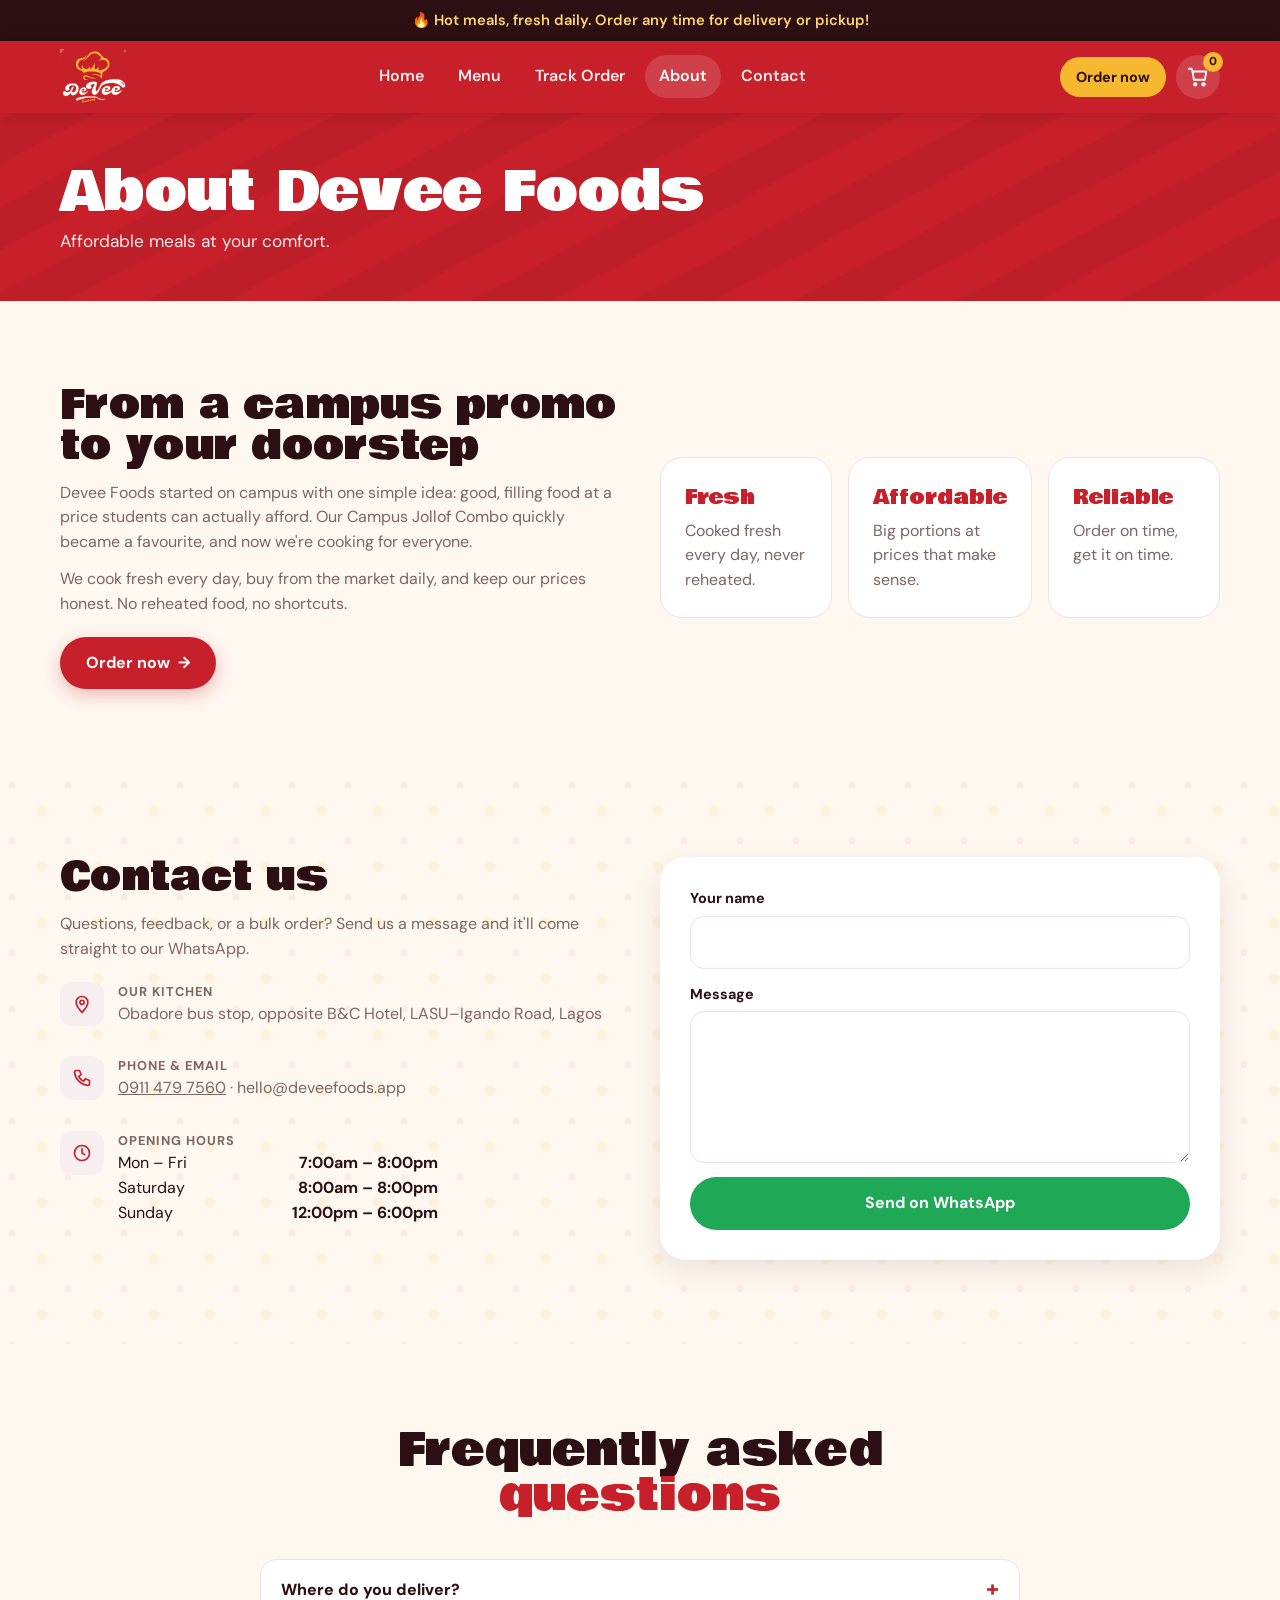
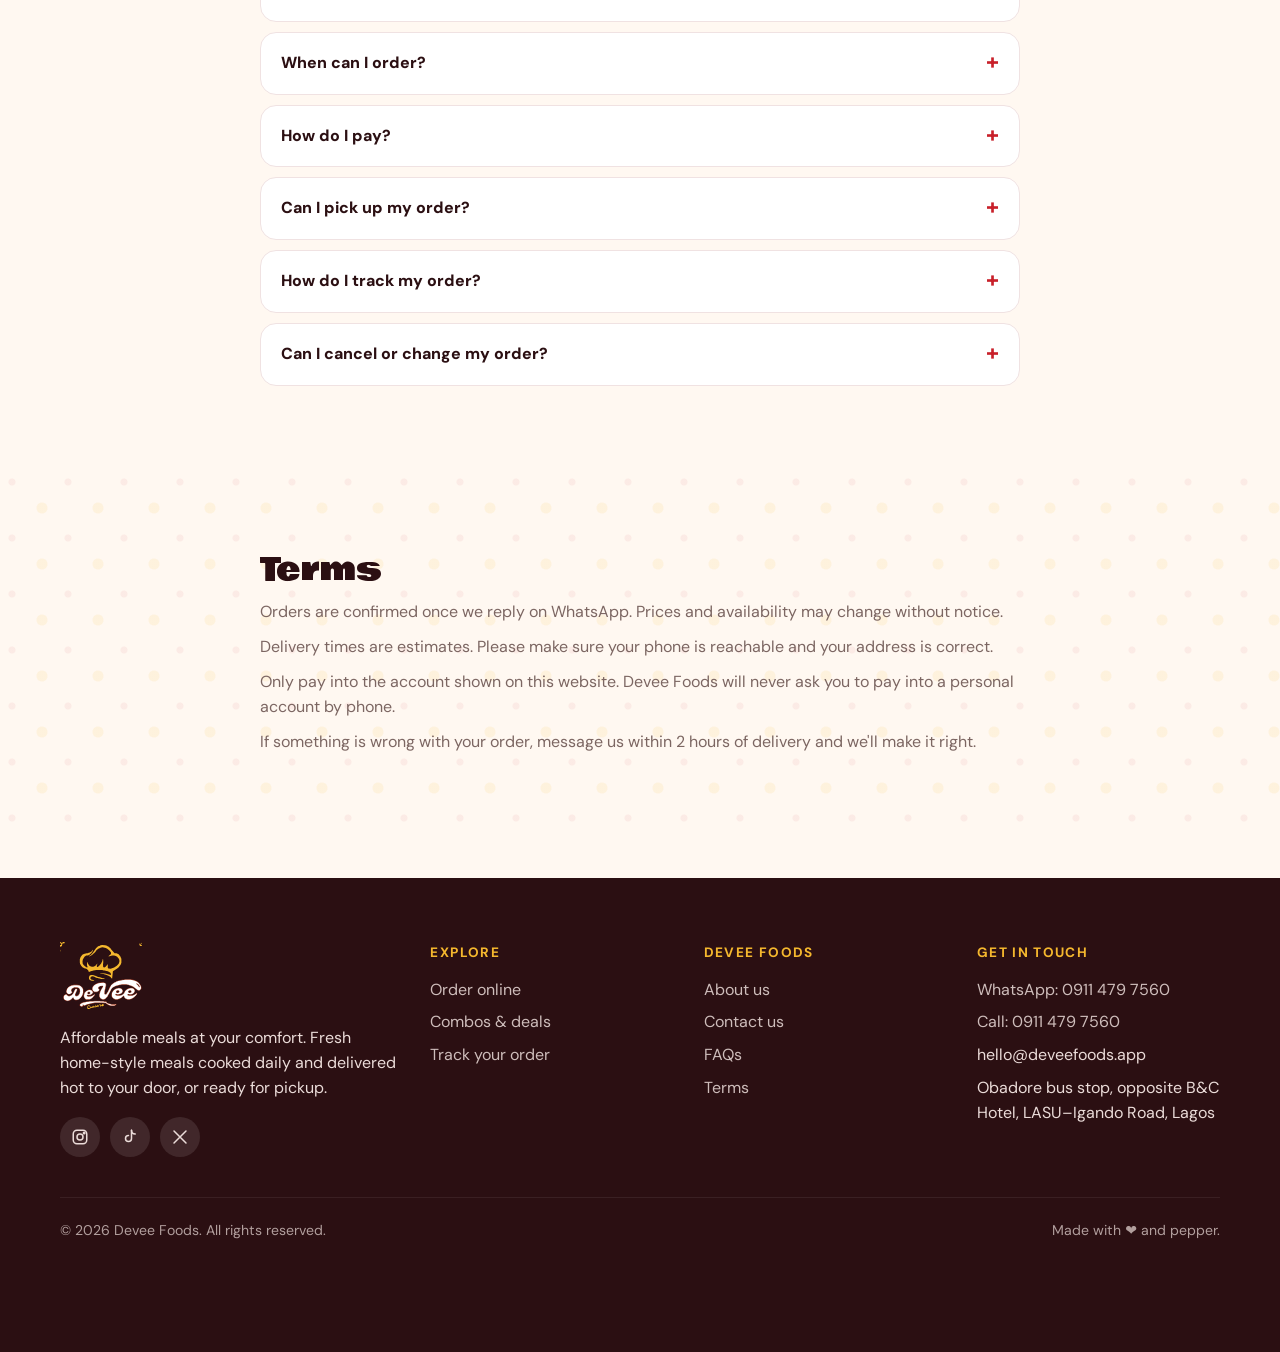
<file: public/about.html>
<!DOCTYPE html>
<html lang="en">
<head>
  <meta charset="UTF-8">
  <meta name="viewport" content="width=device-width, initial-scale=1.0">
  <title>About & Contact | Devee Foods</title>
  <meta name="description" content="About Devee Foods: affordable, home-style meals cooked fresh daily. Contact us, opening hours, FAQs and terms.">
  <meta name="theme-color" content="#C8202A">
  <link rel="icon" href="images/logo.svg" type="image/svg+xml">
  <link rel="preconnect" href="https://fonts.googleapis.com"><link rel="preconnect" href="https://fonts.gstatic.com" crossorigin>
  <link href="https://fonts.googleapis.com/css2?family=Bowlby+One&family=DM+Sans:opsz,wght@9..40,400;9..40,600;9..40,700;9..40,800&display=swap" rel="stylesheet">
  <link rel="stylesheet" href="css/styles.css">
</head>
<body data-page="about">
<main>
  <section class="page-hero"><div class="wrap">
    <h1 class="display">About Devee Foods</h1>
    <p>Affordable meals at your comfort.</p>
  </div></section>

  <section class="block">
    <div class="wrap split">
      <div>
        <h2 class="display">From a campus promo to your doorstep</h2>
        <p>Devee Foods started on campus with one simple idea: good, filling food at a price students can actually afford. Our Campus Jollof Combo quickly became a favourite, and now we're cooking for everyone.</p>
        <p>We cook fresh every day, buy from the market daily, and keep our prices honest. No reheated food, no shortcuts.</p>
        <a class="btn btn-red arrow" href="menu.html" style="margin-top:8px">Order now</a>
      </div>
      <div class="values">
        <div class="value"><b>Fresh</b><span class="muted">Cooked fresh every day, never reheated.</span></div>
        <div class="value"><b>Affordable</b><span class="muted">Big portions at prices that make sense.</span></div>
        <div class="value"><b>Reliable</b><span class="muted">Order on time, get it on time.</span></div>
      </div>
    </div>
  </section>

  <section class="block pattern" id="contact" style="scroll-margin-top:80px">
    <div class="wrap split" style="align-items:start">
      <div>
        <h2 class="display">Contact us</h2>
        <p>Questions, feedback, or a bulk order? Send us a message and it'll come straight to our WhatsApp.</p>
        <div style="display:grid;gap:18px;margin-top:20px">
          <div class="info-row"><div class="ic"><svg viewBox="0 0 24 24" fill="none" stroke="currentColor" stroke-width="2"><path d="M12 22s7-7 7-12a7 7 0 0 0-14 0c0 5 7 12 7 12z"/><circle cx="12" cy="10" r="2.5"/></svg></div><div><h4>Our kitchen</h4><p id="addr"></p></div></div>
          <div class="info-row"><div class="ic"><svg viewBox="0 0 24 24" fill="none" stroke="currentColor" stroke-width="2" stroke-linejoin="round"><path d="M5 3h4l2 5-3 2a12 12 0 0 0 6 6l2-3 5 2v4a2 2 0 0 1-2 2A18 18 0 0 1 3 5a2 2 0 0 1 2-2z"/></svg></div><div><h4>Phone & email</h4><p id="phone"></p></div></div>
          <div class="info-row"><div class="ic"><svg viewBox="0 0 24 24" fill="none" stroke="currentColor" stroke-width="2" stroke-linecap="round"><circle cx="12" cy="12" r="9"/><path d="M12 7v5l3 2"/></svg></div><div style="flex:1;max-width:320px"><h4>Opening hours</h4><ul class="hours" id="hours"></ul></div></div>
        </div>
      </div>
      <form class="contact-form" id="contactForm">
        <div class="field"><label for="c-name">Your name</label><input id="c-name" name="name" required></div>
        <div class="field"><label for="c-msg">Message</label><textarea id="c-msg" name="message" rows="5" required></textarea></div>
        <button class="btn btn-wa btn-block" type="submit">Send on WhatsApp</button>
        <p class="muted center hidden" id="contactOk" style="margin-top:10px">WhatsApp should have opened with your message. If it didn't, message us on the number shown.</p>
      </form>
    </div>
  </section>

  <section class="block" id="faq" style="scroll-margin-top:80px">
    <div class="wrap">
      <div class="sec-head"><h2 class="display">Frequently asked <em>questions</em></h2></div>
      <div class="faq" id="faqList"></div>
    </div>
  </section>

  <section class="block pattern" id="terms" style="scroll-margin-top:80px">
    <div class="wrap" style="max-width:760px">
      <h2 class="display" style="font-size:2rem;margin-bottom:14px">Terms</h2>
      <div class="muted" style="display:grid;gap:10px">
        <p>Orders are confirmed once we reply on WhatsApp. Prices and availability may change without notice.</p>
        <p>Delivery times are estimates. Please make sure your phone is reachable and your address is correct.</p>
        <p>Only pay into the account shown on this website. Devee Foods will never ask you to pay into a personal account by phone.</p>
        <p>If something is wrong with your order, message us within 2 hours of delivery and we'll make it right.</p>
      </div>
    </div>
  </section>
</main>
<script type="module" src="js/app.js"></script>
</body>
</html>
</file>
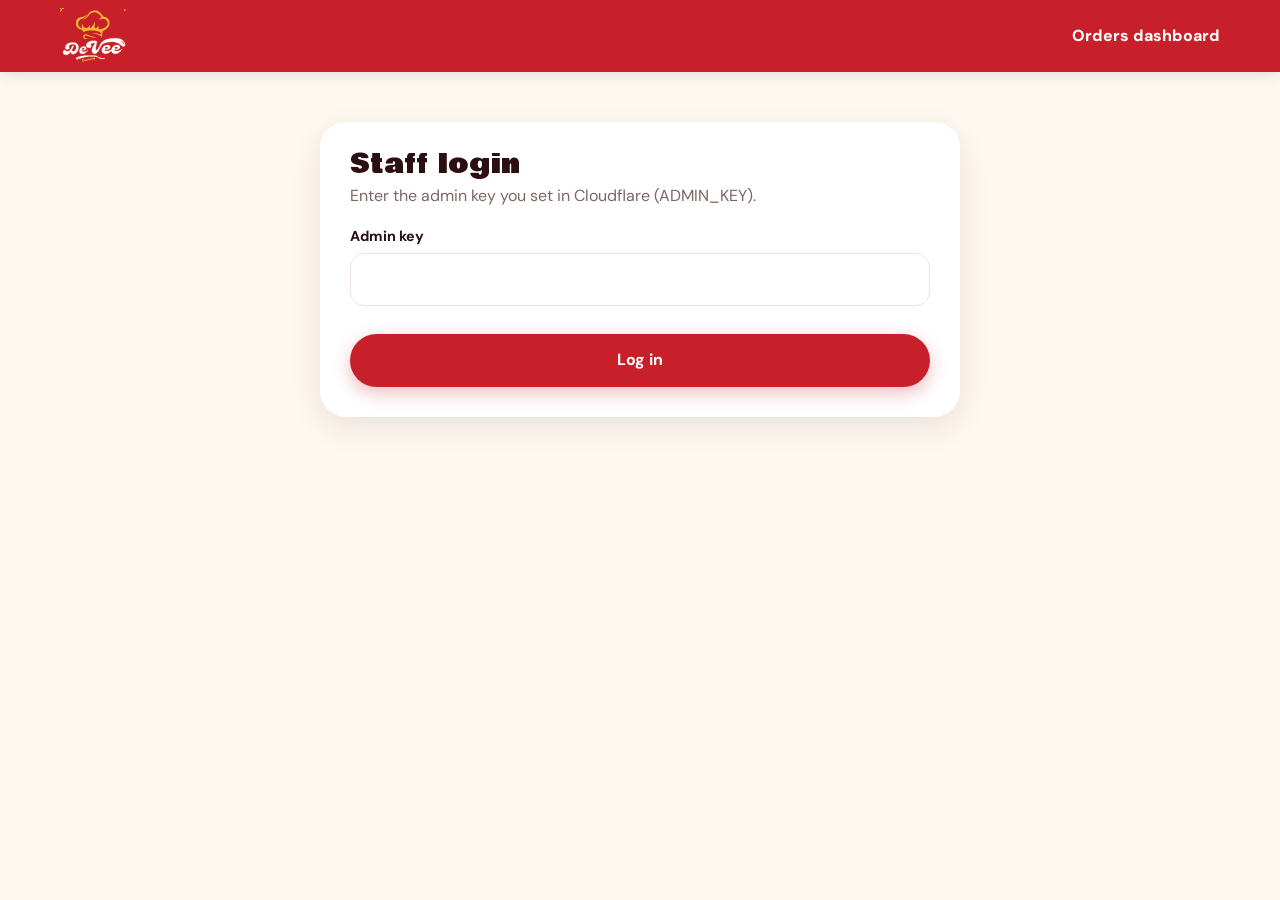
<file: public/admin.html>
<!DOCTYPE html>
<html lang="en">
<head>
  <meta charset="UTF-8">
  <meta name="viewport" content="width=device-width, initial-scale=1.0">
  <title>Orders Dashboard | Devee Foods</title>
  <meta name="robots" content="noindex">
  <meta name="theme-color" content="#C8202A">
  <link rel="icon" href="images/logo.svg" type="image/svg+xml">
  <link rel="preconnect" href="https://fonts.googleapis.com"><link rel="preconnect" href="https://fonts.gstatic.com" crossorigin>
  <link href="https://fonts.googleapis.com/css2?family=Bowlby+One&family=DM+Sans:opsz,wght@9..40,400;9..40,600;9..40,700;9..40,800&display=swap" rel="stylesheet">
  <link rel="stylesheet" href="css/styles.css">
</head>
<body>
<header class="site-header"><div class="wrap bar">
  <a class="logo" href="index.html"><img src="images/logo.svg" alt="Devee Foods"></a>
  <div class="head-actions"><span style="font-weight:800">Orders dashboard</span><button class="btn btn-white btn-sm hidden" id="logout">Log out</button></div>
</div></header>

<main class="wrap admin-wrap">
  <form id="login" class="track-card" style="margin-top:20px">
    <h2 class="display" style="font-size:1.6rem;margin-bottom:6px">Staff login</h2>
    <p class="muted" style="margin-bottom:16px">Enter the admin key you set in Cloudflare (ADMIN_KEY).</p>
    <div class="field"><label for="key">Admin key</label><input id="key" type="password" autocomplete="current-password" required></div>
    <p class="field err" id="loginErr"></p>
    <button class="btn btn-red btn-block" type="submit">Log in</button>
  </form>

  <div id="dash" class="hidden">
    <div class="admin-top">
      <div class="tabs" id="filters">
        <button class="active" data-f="active">Active</button><button data-f="all">All</button><button data-f="delivered">Delivered</button><button data-f="cancelled">Cancelled</button>
      </div>
      <div style="display:flex;gap:8px;align-items:center"><span class="muted" id="updated"></span><button class="btn btn-red btn-sm" id="refresh">Refresh</button></div>
    </div>
    <div class="stats" id="stats"></div>
    <div class="orders" id="orders"></div>
  </div>
</main>
<div class="toast" id="toast"></div>
<script type="module" src="js/admin.js"></script>
</body>
</html>
</file>
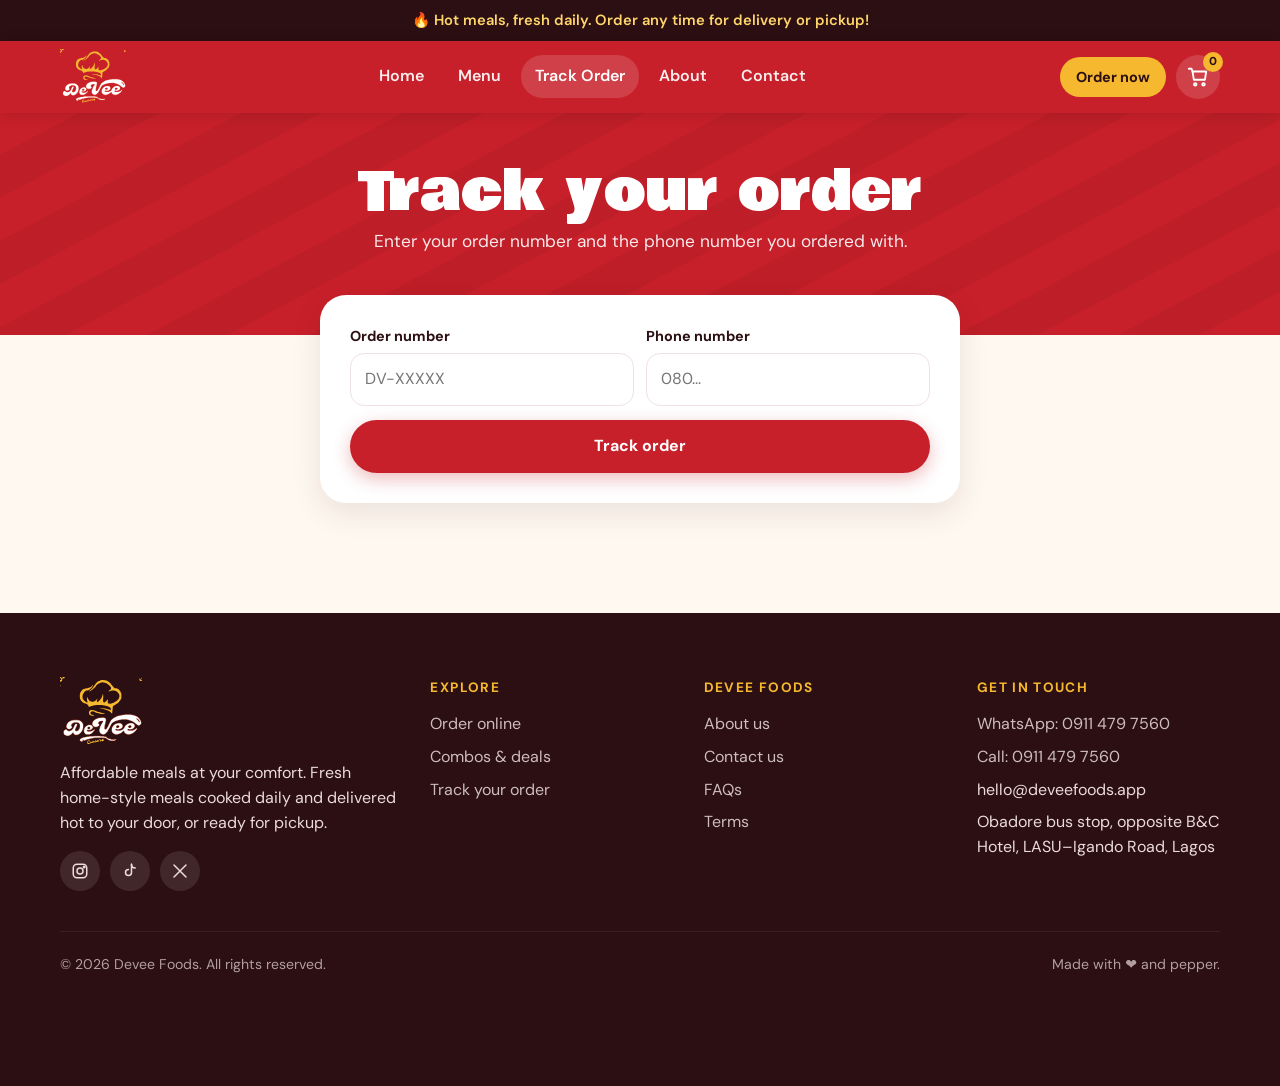
<file: public/track.html>
<!DOCTYPE html>
<html lang="en">
<head>
  <meta charset="UTF-8">
  <meta name="viewport" content="width=device-width, initial-scale=1.0">
  <title>Track Your Order | Devee Foods</title>
  <meta name="theme-color" content="#C8202A">
  <link rel="icon" href="images/logo.svg" type="image/svg+xml">
  <link rel="preconnect" href="https://fonts.googleapis.com"><link rel="preconnect" href="https://fonts.gstatic.com" crossorigin>
  <link href="https://fonts.googleapis.com/css2?family=Bowlby+One&family=DM+Sans:opsz,wght@9..40,400;9..40,600;9..40,700;9..40,800&display=swap" rel="stylesheet">
  <link rel="stylesheet" href="css/styles.css">
</head>
<body data-page="track">
<main>
  <section class="page-hero" style="padding-bottom:80px"><div class="wrap center">
    <h1 class="display">Track your order</h1>
    <p>Enter your order number and the phone number you ordered with.</p>
  </div></section>
  <div class="wrap" style="padding-bottom:70px">
    <div class="track-card">
      <form id="trackForm" novalidate>
        <div class="row2">
          <div class="field"><label for="t-id">Order number</label><input id="t-id" name="id_" placeholder="DV-XXXXX" autocomplete="off" style="text-transform:uppercase"></div>
          <div class="field"><label for="t-phone">Phone number</label><input id="t-phone" name="phone" inputmode="tel" placeholder="080..."></div>
        </div>
        <button class="btn btn-red btn-block" type="submit">Track order</button>
      </form>
      <div id="trackOut"></div>
    </div>
  </div>
</main>
<script type="module" src="js/app.js"></script>
</body>
</html>
</file>
<file: public/css/styles.css>
/* ===== Devee Foods — brand styles ===== */
:root {
  --red: #C8202A;
  --red-dark: #A3171F;
  --maroon: #2B0F12;
  --maroon-2: #3A0A0E;
  --gold: #F5B82E;
  --gold-light: #FFD66B;
  --cream: #FFF8F1;
  --paper: #FFFFFF;
  --ink: #2B0F12;
  --muted: #7C6662;
  --line: #F0E2E2;
  --soft: #F7EFEF;
  --green: #245F3B;
  --green-bg: #E6F3E8;
  --radius: 22px;
  --shadow: 0 10px 30px rgba(43, 15, 18, .10);
  --display: "Bowlby One", "Arial Black", sans-serif;
  --body: "DM Sans", system-ui, sans-serif;
}
* { box-sizing: border-box; margin: 0; padding: 0; }
html { scroll-behavior: smooth; }
body { font-family: var(--body); color: var(--ink); background: var(--cream); line-height: 1.55; -webkit-font-smoothing: antialiased; }
body.lock { overflow: hidden; }
img { max-width: 100%; display: block; }
a { color: inherit; }
button { font: inherit; cursor: pointer; border: 0; background: none; color: inherit; }
input, select, textarea { font: inherit; color: inherit; }
.wrap { width: min(1160px, 100% - 40px); margin-inline: auto; }
.display { font-family: var(--display); font-weight: 400; letter-spacing: .3px; line-height: 1.02; }
.muted { color: var(--muted); }
.center { text-align: center; }
.hidden { display: none !important; }

/* doodle-ish background like a food pattern */
.pattern {
  background-color: var(--cream);
  background-image:
    radial-gradient(circle at 12px 12px, rgba(200, 32, 42, .06) 3px, transparent 4px),
    radial-gradient(circle at 42px 38px, rgba(245, 184, 46, .10) 5px, transparent 6px);
  background-size: 56px 56px;
}

/* ===== buttons ===== */
.btn { display: inline-flex; align-items: center; justify-content: center; gap: 8px; padding: 14px 26px; border-radius: 999px; font-weight: 700; text-decoration: none; transition: transform .15s, background .2s, box-shadow .2s; white-space: nowrap; }
.btn:active { transform: scale(.97); }
.btn-red { background: var(--red); color: #fff; box-shadow: 0 6px 18px rgba(200, 32, 42, .3); }
.btn-red:hover { background: var(--red-dark); }
.btn-gold { background: var(--gold); color: var(--maroon); }
.btn-gold:hover { background: var(--gold-light); }
.btn-white { background: #fff; color: var(--red); }
.btn-white:hover { background: var(--soft); }
.btn-outline { border: 2px solid currentColor; }
.btn-sm { padding: 9px 16px; font-size: .9rem; }
.btn-block { width: 100%; }
.btn[disabled] { opacity: .5; pointer-events: none; }
.arrow::after { content: "→"; font-weight: 700; }

/* ===== announcement + header ===== */
.announce { background: var(--maroon); color: var(--gold-light); text-align: center; font-weight: 600; font-size: .92rem; padding: 9px 16px; }
.site-header { position: sticky; top: 0; z-index: 40; background: var(--red); color: #fff; box-shadow: 0 2px 14px rgba(0, 0, 0, .12); }
.site-header .bar { display: flex; align-items: center; justify-content: space-between; height: 72px; gap: 20px; }
.logo { display: flex; align-items: center; }
.logo img { height: 56px; width: auto; }
.nav { display: flex; gap: 6px; align-items: center; }
.nav a { text-decoration: none; font-weight: 600; padding: 9px 14px; border-radius: 999px; opacity: .92; }
.nav a:hover, .nav a.active { background: rgba(255, 255, 255, .14); opacity: 1; }
.head-actions { display: flex; align-items: center; gap: 10px; }
.icon-btn { position: relative; width: 44px; height: 44px; border-radius: 50%; display: grid; place-items: center; background: rgba(255, 255, 255, .14); }
.icon-btn:hover { background: rgba(255, 255, 255, .24); }
.icon-btn svg { width: 22px; height: 22px; }
.count { position: absolute; top: -3px; right: -3px; min-width: 20px; height: 20px; padding: 0 5px; border-radius: 10px; background: var(--gold); color: var(--maroon); font-size: .72rem; font-weight: 800; display: grid; place-items: center; }
.menu-toggle { display: none; }

/* mobile slide menu */
.mobile-nav { position: fixed; inset: 0; z-index: 60; background: rgba(43, 15, 18, .5); opacity: 0; pointer-events: none; transition: opacity .25s; }
.mobile-nav.open { opacity: 1; pointer-events: auto; }
.mobile-nav .panel { position: absolute; right: 0; top: 0; bottom: 0; width: min(320px, 85%); background: var(--red); color: #fff; padding: 24px; transform: translateX(100%); transition: transform .3s; display: flex; flex-direction: column; gap: 6px; }
.mobile-nav.open .panel { transform: none; }
.mobile-nav .panel a { text-decoration: none; font-size: 1.15rem; font-weight: 700; padding: 12px 8px; border-bottom: 1px solid rgba(255, 255, 255, .15); }
.mobile-nav .close { align-self: flex-end; font-size: 1.8rem; line-height: 1; margin-bottom: 10px; }

/* ===== hero ===== */
.hero { position: relative; overflow: hidden; background: var(--red); color: #fff; padding: 56px 0 0; }
.hero::before { content: ""; position: absolute; inset: 0; background: repeating-linear-gradient(-28deg, transparent 0 38px, rgba(0, 0, 0, .05) 38px 76px); }
.hero .wrap { position: relative; display: grid; grid-template-columns: 1.05fr 1fr; align-items: center; gap: 30px; padding-bottom: 64px; }
.hero-kicker { display: inline-block; background: var(--gold); color: var(--maroon); font-weight: 800; font-size: .8rem; letter-spacing: .08em; text-transform: uppercase; padding: 8px 16px; border-radius: 999px; margin-bottom: 20px; }
.hero h1 { font-size: clamp(2.6rem, 6.4vw, 5rem); }
.word-wrap { display: inline-block; margin-top: 14px; transform: rotate(-3deg); }
.word { display: inline-block; background: var(--gold); color: var(--maroon); padding: 6px 22px 10px; clip-path: polygon(3% 0, 100% 6%, 97% 100%, 0 92%); transition: opacity .3s, transform .3s; }
.word.swap { opacity: 0; transform: translateY(10px); }
.hero p.lead { font-size: 1.15rem; margin: 22px 0 28px; max-width: 470px; opacity: .92; }
.hero-cta { display: flex; gap: 12px; flex-wrap: wrap; }
.hero-art { position: relative; aspect-ratio: 1; max-width: 520px; justify-self: center; width: 100%; }
.rays { position: absolute; inset: 0; animation: spin 40s linear infinite; }
@keyframes spin { to { transform: rotate(360deg); } }
.plate-ring { position: absolute; inset: 12%; border-radius: 50%; background: radial-gradient(circle, rgba(255, 255, 255, .22), rgba(255, 255, 255, 0) 68%); }
.hero-img { position: absolute; inset: 8%; display: grid; place-items: center; transition: opacity .35s, transform .35s; }
.hero-img .plate { width: 60%; height: auto; aspect-ratio: 1; font-size: 3rem; }
.hero-img img { width: 84%; aspect-ratio: 1; object-fit: cover; border-radius: 50%; border: 10px solid #fff; box-shadow: 0 24px 40px rgba(0, 0, 0, .35); }
.hero-img.swap { opacity: 0; transform: scale(.9) rotate(-8deg); }
.price-burst { position: absolute; right: 2%; top: 4%; width: 128px; height: 128px; border-radius: 50%; background: var(--gold); color: var(--maroon); display: grid; place-items: center; text-align: center; transform: rotate(10deg); box-shadow: var(--shadow); }
.price-burst small { display: block; font-weight: 800; font-size: .72rem; letter-spacing: .08em; }
.price-burst b { font-family: var(--display); font-size: 1.9rem; font-weight: 400; line-height: 1; }

/* ticker */
.ticker { background: var(--maroon); color: #fff; overflow: hidden; padding: 14px 0; position: relative; }
.ticker-track { display: flex; gap: 14px; width: max-content; animation: tick 40s linear infinite; }
.ticker:hover .ticker-track { animation-play-state: paused; }
@keyframes tick { to { transform: translateX(-50%); } }
.chip { display: inline-flex; align-items: center; gap: 8px; background: #fff; color: var(--maroon); font-weight: 700; padding: 9px 18px; border-radius: 12px; white-space: nowrap; text-decoration: none; }
.chip::before { content: ""; width: 9px; height: 9px; border-radius: 50%; background: var(--red); }

/* ===== sections ===== */
section.block { padding: 84px 0; }
.sec-head { text-align: center; max-width: 640px; margin: 0 auto 40px; }
.sec-head h2 { font-size: clamp(1.9rem, 4vw, 2.8rem); margin-bottom: 10px; }
.sec-head h2 em { font-style: normal; color: var(--red); }
.sec-head p { color: var(--muted); font-size: 1.05rem; }

/* deals banner */
.banner { position: relative; overflow: hidden; background: var(--red); color: #fff; border-radius: 30px; padding: 48px; display: grid; grid-template-columns: 1.2fr 1fr; gap: 30px; align-items: center; }
.banner::after { content: ""; position: absolute; right: -80px; bottom: -120px; width: 360px; height: 360px; border-radius: 50%; background: rgba(255, 255, 255, .08); }
.banner h2 { font-size: clamp(1.8rem, 3.8vw, 2.6rem); margin-bottom: 12px; }
.banner p { opacity: .92; margin-bottom: 24px; max-width: 460px; }
.deal-cards { display: grid; gap: 14px; position: relative; z-index: 1; }
.deal { display: flex; align-items: center; gap: 16px; background: #fff; color: var(--ink); border-radius: 18px; padding: 16px 18px; box-shadow: var(--shadow); }
.deal .badge { flex: none; width: 78px; height: 78px; border-radius: 50%; background: var(--gold); color: var(--maroon); display: grid; place-items: center; text-align: center; font-family: var(--display); font-size: .95rem; line-height: 1.05; padding: 6px; transform: rotate(-8deg); }
.deal h3 { font-size: 1.05rem; margin-bottom: 2px; }
.deal p { font-size: .9rem; color: var(--muted); margin: 0 0 6px; }
.deal button { color: var(--red); font-weight: 800; font-size: .9rem; }

/* slots strip */
.slots { display: grid; grid-template-columns: repeat(3, 1fr); gap: 16px; }
.slot-card { background: #fff; border: 1px solid var(--line); border-radius: var(--radius); padding: 22px; display: flex; flex-direction: column; gap: 6px; }
.slot-card .top { display: flex; justify-content: space-between; align-items: center; }
.slot-card h3 { font-family: var(--display); font-weight: 400; font-size: 1.3rem; }
.pill { font-size: .72rem; font-weight: 800; letter-spacing: .06em; text-transform: uppercase; padding: 5px 10px; border-radius: 999px; }
.pill.open { background: var(--green-bg); color: var(--green); }
.pill.closed { background: var(--soft); color: var(--muted); }

/* category carousel */
.carousel { position: relative; }
.cat-track { display: flex; gap: 18px; overflow-x: auto; scroll-snap-type: x mandatory; padding: 6px 4px 18px; scrollbar-width: none; }
.cat-track::-webkit-scrollbar { display: none; }
.cat-card { flex: 0 0 240px; scroll-snap-align: start; background: #fff; border: 2px solid var(--red); border-radius: 20px; overflow: hidden; text-decoration: none; transition: transform .2s, box-shadow .2s; }
.cat-card:hover { transform: translateY(-4px); box-shadow: var(--shadow); }
.cat-card .cap { display: flex; justify-content: space-between; align-items: center; background: var(--red); color: #fff; padding: 12px 16px; font-weight: 800; }
.cat-card .pic { height: 170px; display: grid; place-items: center; background: radial-gradient(circle at 50% 120%, var(--gold-light), #fff 60%); padding: 14px; }
.cat-card .pic { position: relative; }
.cat-card .pic img { position: absolute; inset: 0; width: 100%; height: 100%; object-fit: cover; }
.cat-card small { display: block; padding: 0 16px 14px; color: var(--muted); }
.car-btns { display: flex; gap: 10px; justify-content: center; margin-top: 8px; }
.car-btns button { width: 46px; height: 46px; border-radius: 50%; border: 2px solid var(--red); color: var(--red); font-size: 1.2rem; font-weight: 800; }
.car-btns button:hover { background: var(--red); color: #fff; }

/* placeholder plate when no photo */
.plate { width: 110px; height: 110px; border-radius: 50%; background: #fff; box-shadow: inset 0 0 0 10px var(--soft), 0 10px 20px rgba(43, 15, 18, .12); display: grid; place-items: center; color: var(--red); font-family: var(--display); font-size: 1.6rem; }

/* how it works */
.steps { display: grid; grid-template-columns: repeat(4, 1fr); gap: 18px; counter-reset: s; }
.step { background: #fff; border-radius: var(--radius); padding: 26px 22px; border: 1px solid var(--line); position: relative; }
.step::before { counter-increment: s; content: counter(s); font-family: var(--display); font-size: 1.4rem; color: #fff; background: var(--red); width: 46px; height: 46px; border-radius: 14px; display: grid; place-items: center; margin-bottom: 14px; transform: rotate(-6deg); }
.step h3 { font-size: 1.1rem; margin-bottom: 6px; }
.step p { color: var(--muted); font-size: .95rem; }

/* visit / single location */
.visit { display: grid; grid-template-columns: 1fr 1fr; gap: 0; background: #fff; border-radius: 30px; overflow: hidden; box-shadow: var(--shadow); }
.visit .art { background: var(--maroon); color: #fff; padding: 44px; position: relative; overflow: hidden; }
.visit .art h2 { font-size: clamp(1.8rem, 3.5vw, 2.4rem); margin-bottom: 14px; color: var(--gold-light); }
.visit .art p { opacity: .85; margin-bottom: 22px; }
.visit .info { padding: 44px; display: grid; gap: 20px; align-content: center; }
.info-row { display: flex; gap: 14px; }
.info-row .ic { flex: none; width: 44px; height: 44px; border-radius: 12px; background: var(--soft); color: var(--red); display: grid; place-items: center; }
.info-row .ic svg { width: 20px; height: 20px; }
.info-row h4 { font-size: .8rem; text-transform: uppercase; letter-spacing: .08em; color: var(--muted); }
.hours { list-style: none; }
.hours li { display: flex; justify-content: space-between; gap: 20px; }

/* whatsapp band */
.wa-band { background: var(--gold); border-radius: 30px; padding: 44px; display: flex; justify-content: space-between; align-items: center; gap: 24px; flex-wrap: wrap; }
.wa-band h2 { font-size: clamp(1.7rem, 3.4vw, 2.3rem); color: var(--maroon); }
.wa-band p { color: var(--maroon-2); opacity: .8; margin-top: 6px; }
.btn-wa { background: #1fa855; color: #fff; }
.btn-wa:hover { background: #178a45; }

/* blog cards */
.posts { display: grid; grid-template-columns: repeat(3, 1fr); gap: 20px; }
.post { background: #fff; border-radius: var(--radius); overflow: hidden; border: 1px solid var(--line); display: flex; flex-direction: column; }
.post .cover { height: 150px; background: linear-gradient(135deg, var(--red), var(--maroon)); display: grid; place-items: center; color: var(--gold-light); font-family: var(--display); font-size: 1.4rem; padding: 20px; text-align: center; }
.post .body { padding: 20px; display: flex; flex-direction: column; gap: 8px; flex: 1; }
.tag { align-self: flex-start; background: var(--soft); color: var(--red); font-weight: 700; font-size: .75rem; padding: 4px 10px; border-radius: 999px; }
.post h3 { font-size: 1.12rem; line-height: 1.3; }
.post p { color: var(--muted); font-size: .94rem; }
.post .meta { font-size: .82rem; color: var(--muted); margin-top: auto; }
.post .more { color: var(--red); font-weight: 800; font-size: .9rem; text-align: left; }
.post .full { color: var(--ink); font-size: .95rem; }

/* ===== footer ===== */
.site-footer { background: var(--maroon); color: #EBDCD9; padding: 64px 0 110px; margin-top: 40px; }
.foot-grid { display: grid; grid-template-columns: 1.4fr 1fr 1fr 1fr; gap: 30px; }
.site-footer img { height: 70px; margin-bottom: 14px; }
.site-footer h4 { color: var(--gold); font-size: .85rem; text-transform: uppercase; letter-spacing: .1em; margin-bottom: 14px; }
.site-footer ul { list-style: none; display: grid; gap: 8px; }
.site-footer a { text-decoration: none; opacity: .85; }
.site-footer a:hover { opacity: 1; color: #fff; }
.socials { display: flex; gap: 10px; margin-top: 16px; }
.socials a { width: 40px; height: 40px; border-radius: 50%; background: rgba(255, 255, 255, .1); display: grid; place-items: center; opacity: 1; }
.socials svg { width: 18px; height: 18px; }
.copy { border-top: 1px solid rgba(255, 255, 255, .1); margin-top: 40px; padding-top: 22px; font-size: .88rem; opacity: .7; display: flex; justify-content: space-between; flex-wrap: wrap; gap: 10px; }

/* mobile bottom nav */
.bottom-nav { display: none; position: fixed; left: 0; right: 0; bottom: 0; z-index: 45; background: var(--red); padding: 8px 8px calc(8px + env(safe-area-inset-bottom)); }
.bottom-nav .in { display: grid; grid-template-columns: repeat(5, 1fr); }
.bottom-nav a, .bottom-nav button { display: flex; flex-direction: column; align-items: center; gap: 3px; color: #fff; text-decoration: none; font-size: .72rem; font-weight: 600; padding: 7px 0; border-radius: 12px; position: relative; }
.bottom-nav .active { background: rgba(255, 255, 255, .18); }
.bottom-nav svg { width: 22px; height: 22px; }
.bottom-nav .count { top: 0; right: calc(50% - 22px); }

/* ===== page hero (inner pages) ===== */
.page-hero { background: var(--red); color: #fff; padding: 52px 0 46px; position: relative; overflow: hidden; }
.page-hero::before { content: ""; position: absolute; inset: 0; background: repeating-linear-gradient(-28deg, transparent 0 38px, rgba(0, 0, 0, .05) 38px 76px); }
.page-hero .wrap { position: relative; }
.page-hero h1 { font-size: clamp(2.2rem, 5vw, 3.4rem); }
.page-hero p { opacity: .9; margin-top: 8px; font-size: 1.08rem; }

/* ===== menu page ===== */
.menu-tools { position: sticky; top: 72px; z-index: 30; background: var(--cream); padding: 16px 0 12px; border-bottom: 1px solid var(--line); }
.search { display: flex; align-items: center; gap: 10px; background: #fff; border: 1.5px solid var(--line); border-radius: 999px; padding: 0 18px; margin-bottom: 12px; }
.search input { border: 0; outline: 0; padding: 13px 0; width: 100%; background: transparent; }
.tabs { display: flex; gap: 8px; overflow-x: auto; scrollbar-width: none; }
.tabs::-webkit-scrollbar { display: none; }
.tabs button { white-space: nowrap; padding: 9px 18px; border-radius: 999px; background: #fff; border: 1.5px solid var(--line); font-weight: 700; color: var(--muted); }
.tabs button.active { background: var(--red); border-color: var(--red); color: #fff; }
.menu-sec { padding-top: 34px; scroll-margin-top: 190px; }
.menu-sec h2 { font-size: 1.7rem; margin-bottom: 4px; }
.menu-sec > p { color: var(--muted); margin-bottom: 18px; }
.items { display: grid; grid-template-columns: repeat(auto-fill, minmax(250px, 1fr)); gap: 18px; }
.item { background: #fff; border-radius: 20px; border: 1px solid var(--line); overflow: hidden; display: flex; flex-direction: column; transition: box-shadow .2s, transform .2s; }
.item:hover { box-shadow: var(--shadow); transform: translateY(-2px); }
.item .pic { position: relative; height: 170px; display: grid; place-items: center; background: radial-gradient(circle at 50% 130%, #FDE7B3, #FFF8F1 65%); padding: 12px; }
.item .pic img { position: absolute; inset: 0; width: 100%; height: 100%; object-fit: cover; }
.item .pic .ribbon { z-index: 1; }
.item .ribbon { position: absolute; left: 12px; top: 12px; background: var(--gold); color: var(--maroon); font-weight: 800; font-size: .72rem; padding: 5px 10px; border-radius: 8px; text-transform: uppercase; letter-spacing: .05em; }
.item .body { padding: 16px 18px 18px; display: flex; flex-direction: column; gap: 6px; flex: 1; }
.item h3 { font-size: 1.05rem; }
.item p { color: var(--muted); font-size: .9rem; flex: 1; }
.item .foot { display: flex; justify-content: space-between; align-items: center; margin-top: 8px; }
.price { font-family: var(--display); font-size: 1.2rem; color: var(--red); }
.add { background: var(--red); color: #fff; font-weight: 700; padding: 9px 16px; border-radius: 999px; font-size: .9rem; }
.add:hover { background: var(--red-dark); }
.qty { display: inline-flex; align-items: center; gap: 4px; background: var(--soft); border-radius: 999px; padding: 4px; }
.qty button { width: 32px; height: 32px; border-radius: 50%; background: #fff; font-weight: 800; color: var(--red); font-size: 1.1rem; }
.qty button.plus { background: var(--red); color: #fff; }
.qty span { min-width: 24px; text-align: center; font-weight: 800; }
.empty-search { text-align: center; padding: 50px 0; color: var(--muted); }

/* floating cart bar */
.cart-bar { position: fixed; left: 50%; bottom: 24px; transform: translate(-50%, 140%); z-index: 44; background: var(--maroon); color: #fff; border-radius: 999px; padding: 10px 10px 10px 24px; display: flex; align-items: center; gap: 20px; box-shadow: 0 14px 34px rgba(0, 0, 0, .3); transition: transform .3s; width: min(520px, calc(100% - 32px)); justify-content: space-between; }
.cart-bar { visibility: hidden; }
.cart-bar.show { transform: translate(-50%, 0); visibility: visible; }
.cart-bar b { color: var(--gold); }

/* ===== drawer + modal ===== */
.overlay { position: fixed; inset: 0; z-index: 70; background: rgba(43, 15, 18, .55); opacity: 0; pointer-events: none; transition: opacity .25s; }
.overlay.open { opacity: 1; pointer-events: auto; }
.drawer { position: absolute; right: 0; top: 0; bottom: 0; width: min(440px, 100%); background: var(--cream); display: flex; flex-direction: column; transform: translateX(100%); transition: transform .3s; }
.overlay.open .drawer { transform: none; }
.drawer-head { display: flex; justify-content: space-between; align-items: center; padding: 20px 22px; background: var(--red); color: #fff; }
.drawer-head h2 { font-family: var(--display); font-weight: 400; font-size: 1.5rem; }
.drawer-head .x { font-size: 1.9rem; line-height: 1; }
.drawer-body { flex: 1; overflow-y: auto; padding: 18px 22px; }
.drawer-foot { padding: 18px 22px 22px; background: #fff; border-top: 1px solid var(--line); }
.line { display: flex; gap: 12px; align-items: center; padding: 14px 0; border-bottom: 1px dashed var(--line); }
.line .thumb { flex: none; width: 58px; height: 58px; border-radius: 14px; background: #fff; display: grid; place-items: center; overflow: hidden; border: 1px solid var(--line); }
.line .thumb img { width: 100%; height: 100%; object-fit: cover; }
.line .thumb .plate { width: 44px; height: 44px; font-size: .9rem; box-shadow: inset 0 0 0 5px var(--soft); }
.line .meta { flex: 1; }
.line .meta b { display: block; font-size: .96rem; }
.line .meta small { color: var(--muted); }
.line .qty button { width: 28px; height: 28px; font-size: 1rem; }
.sum-row { display: flex; justify-content: space-between; padding: 4px 0; color: var(--muted); }
.sum-row.total { color: var(--ink); font-weight: 800; font-size: 1.15rem; padding-top: 10px; border-top: 1px solid var(--line); margin-top: 6px; }
.empty-cart { text-align: center; padding: 50px 10px; color: var(--muted); }
.empty-cart .plate { margin: 0 auto 18px; }

.modal { position: absolute; left: 50%; top: 50%; transform: translate(-50%, -46%); width: min(560px, calc(100% - 24px)); max-height: calc(100% - 32px); overflow-y: auto; background: var(--cream); border-radius: 26px; opacity: 0; transition: transform .25s, opacity .25s; }
.overlay.open .modal { transform: translate(-50%, -50%); opacity: 1; }
.modal-head { position: sticky; top: 0; z-index: 2; display: flex; justify-content: space-between; align-items: center; padding: 18px 24px; background: var(--red); color: #fff; }
.modal-head h2 { font-family: var(--display); font-weight: 400; font-size: 1.4rem; }
.modal-head .x { font-size: 1.9rem; line-height: 1; }
.modal-body { padding: 22px 24px 26px; }

/* forms */
.field { display: grid; gap: 6px; margin-bottom: 14px; }
.field label { font-weight: 700; font-size: .9rem; }
.field input, .field select, .field textarea { background: #fff; border: 1.5px solid var(--line); border-radius: 14px; padding: 13px 14px; outline: none; width: 100%; }
.field input:focus, .field select:focus, .field textarea:focus { border-color: var(--red); }
.field .err { color: var(--red); font-size: .82rem; }
.row2 { display: grid; grid-template-columns: 1fr 1fr; gap: 12px; }
.seg { display: grid; grid-template-columns: 1fr 1fr; gap: 8px; background: var(--soft); padding: 6px; border-radius: 16px; margin-bottom: 16px; }
.seg button { padding: 12px; border-radius: 12px; font-weight: 800; color: var(--muted); }
.seg button.active { background: var(--red); color: #fff; }
.opt-list { display: grid; gap: 8px; }
.opt { display: flex; align-items: center; gap: 12px; background: #fff; border: 1.5px solid var(--line); border-radius: 14px; padding: 12px 14px; cursor: pointer; }
.opt input { accent-color: var(--red); width: 18px; height: 18px; }
.opt .t { flex: 1; }
.opt .t b { display: block; font-size: .95rem; }
.opt .t small { color: var(--muted); }
.opt.disabled { opacity: .5; cursor: not-allowed; }
.opt:has(input:checked) { border-color: var(--red); background: #FFF3F3; }
.note-box { background: var(--soft); border-radius: 14px; padding: 14px 16px; font-size: .92rem; margin: 6px 0 16px; }
.success { text-align: center; }
.success .tick { width: 76px; height: 76px; border-radius: 50%; background: var(--green-bg); color: var(--green); display: grid; place-items: center; margin: 0 auto 14px; font-size: 2.2rem; font-weight: 800; }
.order-code { font-family: var(--display); font-size: 2rem; color: var(--red); letter-spacing: 1px; margin: 6px 0 12px; }
.bank { text-align: left; background: #fff; border: 1.5px dashed var(--gold); border-radius: 16px; padding: 14px 16px; margin: 14px 0; }
.bank div { display: flex; justify-content: space-between; gap: 10px; padding: 3px 0; }

/* track */
.track-card { background: #fff; border-radius: 26px; padding: 30px; box-shadow: var(--shadow); max-width: 640px; margin: -40px auto 0; position: relative; }
.timeline { list-style: none; margin-top: 22px; }
.timeline li { display: flex; gap: 14px; padding-bottom: 18px; position: relative; color: var(--muted); }
.timeline li::before { content: ""; flex: none; width: 18px; height: 18px; border-radius: 50%; border: 3px solid var(--line); background: #fff; margin-top: 3px; z-index: 1; }
.timeline li::after { content: ""; position: absolute; left: 8px; top: 20px; bottom: 0; width: 2px; background: var(--line); }
.timeline li:last-child::after { display: none; }
.timeline li.done { color: var(--ink); font-weight: 700; }
.timeline li.done::before { background: var(--red); border-color: var(--red); }

/* about / faq */
.split { display: grid; grid-template-columns: 1fr 1fr; gap: 40px; align-items: center; }
.split h2 { font-size: clamp(1.8rem, 3.6vw, 2.5rem); margin-bottom: 14px; }
.split p { color: var(--muted); margin-bottom: 12px; }
.values { display: grid; grid-template-columns: repeat(3, 1fr); gap: 16px; }
.value { background: #fff; border-radius: var(--radius); padding: 24px; border: 1px solid var(--line); }
.value b { font-family: var(--display); font-weight: 400; color: var(--red); font-size: 1.25rem; display: block; margin-bottom: 6px; }
.faq { max-width: 760px; margin: 0 auto; display: grid; gap: 10px; }
.faq details { background: #fff; border: 1px solid var(--line); border-radius: 16px; padding: 18px 20px; }
.faq summary { font-weight: 800; cursor: pointer; list-style: none; display: flex; justify-content: space-between; gap: 12px; }
.faq summary::after { content: "+"; color: var(--red); font-size: 1.4rem; line-height: 1; }
.faq details[open] summary::after { content: "–"; }
.faq details p { color: var(--muted); margin-top: 10px; }
.contact-form { background: #fff; border-radius: 26px; padding: 30px; box-shadow: var(--shadow); }

/* toast */
.toast { position: fixed; left: 50%; top: 90px; transform: translate(-50%, -20px); z-index: 90; background: var(--maroon); color: #fff; padding: 12px 20px; border-radius: 999px; font-weight: 600; opacity: 0; pointer-events: none; transition: all .25s; box-shadow: var(--shadow); }
.toast.show { opacity: 1; transform: translate(-50%, 0); }

/* ===== admin ===== */
.admin-wrap { padding: 30px 0 80px; }
.admin-top { display: flex; justify-content: space-between; align-items: center; gap: 12px; flex-wrap: wrap; margin-bottom: 18px; }
.stats { display: grid; grid-template-columns: repeat(4, 1fr); gap: 12px; margin-bottom: 18px; }
.stat { background: #fff; border-radius: 18px; padding: 18px; border: 1px solid var(--line); }
.stat small { color: var(--muted); font-weight: 700; text-transform: uppercase; font-size: .72rem; letter-spacing: .06em; }
.stat b { display: block; font-family: var(--display); font-weight: 400; font-size: 1.6rem; color: var(--red); }
.orders { display: grid; gap: 12px; }
.order { background: #fff; border-radius: 18px; border: 1px solid var(--line); padding: 18px; display: grid; grid-template-columns: 1.2fr 1.6fr 1fr; gap: 16px; }
.order h3 { font-family: var(--display); font-weight: 400; color: var(--red); }
.order small { color: var(--muted); display: block; }
.order ul { list-style: none; font-size: .92rem; }
.order select { width: 100%; padding: 10px; border-radius: 12px; border: 1.5px solid var(--line); background: #fff; margin-top: 6px; }

/* ===== responsive ===== */
@media (max-width: 960px) {
  .nav { display: none; }
  .menu-toggle { display: grid; }
  .hero .wrap { grid-template-columns: 1fr; text-align: center; padding-bottom: 40px; }
  .hero p.lead { margin-inline: auto; }
  .hero-cta { justify-content: center; }
  .hero-art { max-width: 380px; }
  .banner, .visit, .split { grid-template-columns: 1fr; }
  .steps { grid-template-columns: 1fr 1fr; }
  .posts { grid-template-columns: 1fr; }
  .foot-grid { grid-template-columns: 1fr 1fr; }
  .order { grid-template-columns: 1fr; }
  .stats { grid-template-columns: 1fr 1fr; }
}
@media (max-width: 720px) {
  .bottom-nav { display: block; }
  .head-actions .cart-btn { display: none; }
  .slots, .values { grid-template-columns: 1fr; }
  section.block { padding: 60px 0; }
  .banner, .visit .art, .visit .info, .wa-band { padding: 30px 22px; }
  .row2 { grid-template-columns: 1fr; }
  .cart-bar { bottom: 86px; }
  .logo img { height: 48px; }
  .site-header .bar { height: 64px; }
  .menu-tools { top: 64px; }
  .price-burst { width: 96px; height: 96px; }
  .items { grid-template-columns: 1fr 1fr; gap: 12px; }
  .item .pic { height: 120px; }
  .item .pic .plate { width: 80px; height: 80px; font-size: 1.2rem; }
  .item .body { padding: 12px; }
  .item h3 { font-size: .95rem; }
  .item p { font-size: .82rem; }
  .item .foot { flex-wrap: wrap; gap: 8px; }
  .price { font-size: 1.05rem; }
  .add { padding: 8px 14px; }
  .price-burst b { font-size: 1.4rem; }
}
@media (max-width: 460px) {
  .steps, .foot-grid { grid-template-columns: 1fr; }
}
@media (prefers-reduced-motion: reduce) {
  .rays, .ticker-track { animation: none; }
}
</file>
